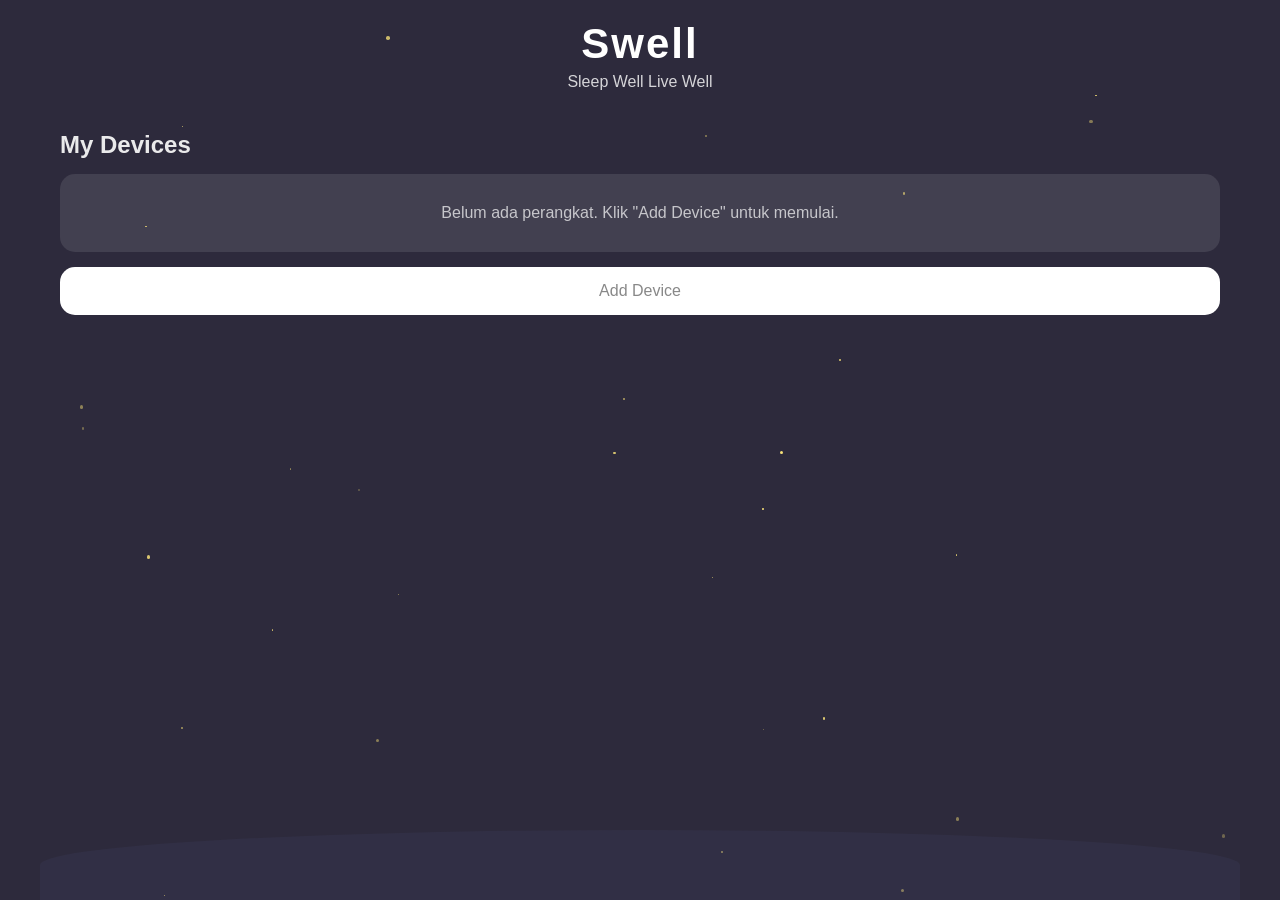
<file: data/index.html>
<!DOCTYPE html>
<html lang="en">

<head>
    <meta charset="UTF-8">
    <meta name="viewport" content="width=device-width, initial-scale=1.0">
    <title>SWELL Smart Lamp</title>
    <script>
        // Redirect to our actual homepage
        window.location.href = 'swell-homepage.html';
    </script>
</head>

<body>
    <p>Redirecting to SWELL app...</p>
</body>

</html>
</file>
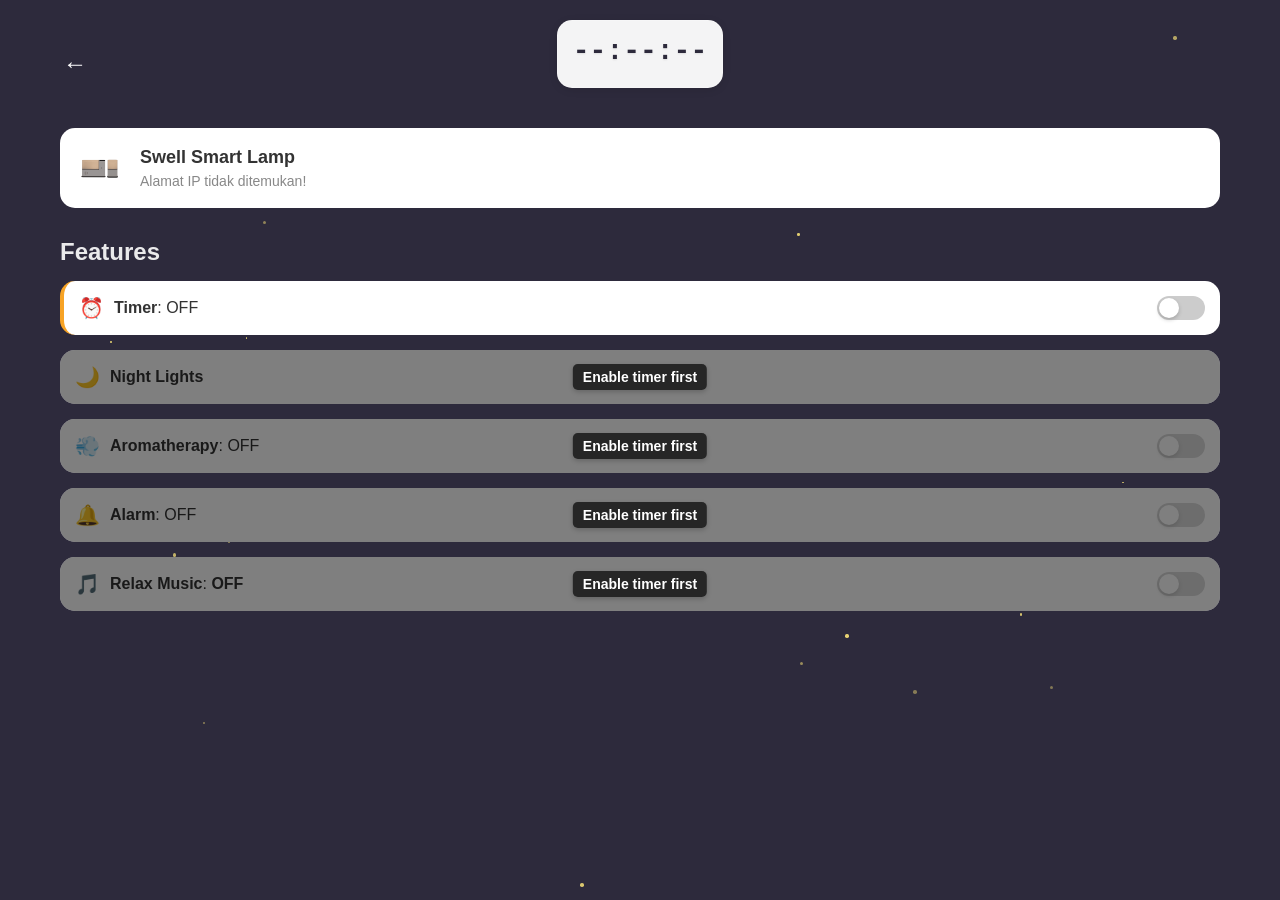
<file: data/swell-device-detail.html>
<!DOCTYPE html>
<html lang="en">

<head>
    <meta charset="UTF-8">
    <meta name="viewport"
        content="width=device-width, initial-scale=1.0, maximum-scale=1.0, user-scalable=no, viewport-fit=cover">
    <title>Swell - Device Detail</title>
    <link rel="stylesheet" href="swell-styles.css">
</head>

<body>
    <!-- Device Detail Page -->
    <div class="container" id="detail-page">
        <div class="stars" id="stars"></div>

        <!-- Header with back button, RTC time, and spacer for alignment -->
        <div class="detail-header">
            <a href="swell-homepage.html" class="back-link">
                <div class="back-button">←</div>
            </a>

            <!-- Compact RTC Time Display -->
            <div class="rtc-time-display">
                <div class="rtc-time-value" id="rtc-time-value">--:--:--</div>
            </div>

            <!-- Spacer for alignment -->
            <div class="detail-header-spacer"></div>
        </div>

        <div class="device-card">
            <div class="device-icon">
                <img src="logo.png" alt="Lamp" class="device-img">
            </div>
            <div class="device-info">
                <div class="device-name">This device is Off</div>
                <div class="device-status">Not connected</div>
            </div>
        </div>

        <div class="feature-section">
            <h2 class="feature-title">Features</h2>

            <!-- Timer Feature Card - Must be configured first -->
            <div class="feature-card collapsible primary-feature" id="timer-card">
                <div class="feature-left">
                    <div class="feature-icon">⏰</div>
                    <div><span class="bold">Timer</span>: <span id="timer-status">OFF</span></div>
                </div>
                <div class="toggle" id="timer-toggle">
                    <div class="toggle-slider"></div>
                </div>
            </div>

            <!-- Timer expanded controls -->
            <div class="expanded-controls" id="timer-controls">
                <div class="timer-notification">
                </div>
                <div class="control-group">
                    <div class="timer-controls">
                        <div class="time-input-group">
                            <label for="start-time">Start Time:</label>
                            <input type="time" id="start-time" class="time-input" value="22:00">
                        </div>
                        <div class="time-input-group">
                            <label for="end-time">End Time:</label>
                            <input type="time" id="end-time" class="time-input" value="06:00">
                        </div>
                    </div>
                </div>

                <!-- Timer Confirm Button -->
                <div class="confirm-button-wrapper">
                    <button id="timer-confirm-button" class="confirm-button">Konfirmasi Timer</button>
                </div>

                <!-- RTC Calibration Section -->
                <div class="rtc-calibration-section">
                    <div class="rtc-sync-info">
                        <div class="control-label">🕐 RTC Calibration</div>
                        <div class="rtc-comparison">
                            <div class="time-comparison-row">
                                <span class="time-label">Browser Time:</span>
                                <span class="time-value" id="browser-time">--:--:--</span>
                            </div>
                            <div class="time-comparison-row">
                                <span class="time-label">RTC Time:</span>
                                <span class="time-value" id="rtc-time-comparison">--:--:--</span>
                            </div>
                        </div>
                    </div>
                    <div class="confirm-button-wrapper">
                        <button id="rtc-calibrate-button" class="calibrate-button">
                            Calibrate RTC
                        </button>
                    </div>
                    <div class="rtc-calibration-status" id="rtc-calibration-status">
                        <div class="calibration-message" id="calibration-message"></div>
                    </div>
                </div>
            </div>

            <!-- Night Lights Feature Card -->
            <div class="feature-card collapsible feature-dependent" id="light-card">
                <div class="feature-left">
                    <div class="feature-icon">🌙</div>
                    <div><span class="bold">Night Lights</span><br></div>
                </div>
                <div class="dependency-notice">Enable timer first</div>
            </div>
            <!-- Expanded light controls -->
            <div class="expanded-controls" id="light-controls">
                <div class="control-group">
                    <label for="intensity-slider" class="control-label">Yellow Light Intensity:</label>
                    <div class="volume-control-wrapper">
                        <input type="range" id="intensity-slider" min="0" max="100" value="50" step="10"
                            class="volume-slider">
                        <span class="intensity-value">50%</span>
                    </div>
                </div>
                <div class="slider-steps">
                    <span class="step-label">0%</span>
                    <span class="step-label">20%</span>
                    <span class="step-label">40%</span>
                    <span class="step-label">60%</span>
                    <span class="step-label">80%</span>
                    <span class="step-label">100%</span>
                </div>
            </div>

            <!-- ⭐ FIXED: Aromatherapy Feature Card dengan status yang menunjukkan user setting vs execution -->
            <div class="feature-card feature-dependent">
                <div class="feature-left">
                    <div class="feature-icon">💨</div>
                    <div>
                        <span class="bold">Aromatherapy</span>: <span id="aroma-status">OFF</span><br>
                    </div>
                </div>
                <div class="toggle dependent-disabled" id="aroma-toggle">
                    <div class="toggle-slider"></div>
                </div>
                <div class="dependency-notice">Enable timer first</div>
            </div>

            <!-- ⭐ FIXED: Alarm Feature Card dengan status yang menunjukkan user setting -->
            <div class="feature-card feature-dependent">
                <div class="feature-left">
                    <div class="feature-icon">🔔</div>
                    <div>
                        <span class="bold">Alarm</span>: <span id="alarm-status">OFF</span><br>
                    </div>
                </div>
                <div class="toggle dependent-disabled" id="alarm-toggle">
                    <div class="toggle-slider"></div>
                </div>
                <div class="dependency-notice">Enable timer first</div>
            </div>

            <!-- ⭐ FIXED: Relax Music Feature Card dengan status yang menunjukkan user setting vs execution -->
            <div class="feature-card collapsible feature-dependent" id="music-card">
                <div class="feature-left">
                    <div class="feature-icon">🎵</div>
                    <div>
                        <span class="bold">Relax Music</span>: <span id="music-status">OFF</span><br>
                    </div>
                </div>
                <div class="toggle dependent-disabled" id="music-toggle">
                    <div class="toggle-slider"></div>
                </div>
                <div class="dependency-notice">Enable timer first</div>
            </div>

            <!-- Expanded music controls -->
            <div class="expanded-controls" id="music-controls">
                <div class="control-group">
                    <label for="song-select" class="control-label">Select Nature Sound:</label>
                    <select id="song-select" class="song-dropdown">
                        <option value="1">AYAT KURSI</option>
                        <option value="2">FAN</option>
                        <option value="3">FROG</option>
                        <option value="4">OCEAN WAVES</option>
                        <option value="6">RAINDROP</option>
                        <option value="7">RIVER</option>
                        <option value="8">VACUUM CLEANER</option>
                    </select>
                </div>

                <div class="control-group">
                    <label for="volume-slider" class="control-label">Volume:</label>
                    <div class="volume-control-wrapper">
                        <input type="range" id="volume-slider" min="0" max="100" value="50" step="10"
                            class="volume-slider">
                        <span class="volume-value">50%</span>
                    </div>
                </div>
                <!-- Volume step indicators -->
                <div class="slider-steps">
                    <span class="step-label">0%</span>
                    <span class="step-label">20%</span>
                    <span class="step-label">40%</span>
                    <span class="step-label">60%</span>
                    <span class="step-label">80%</span>
                    <span class="step-label">100%</span>
                </div>
            </div>
        </div>
    </div>

    <!-- ⭐ FIXED: Real device functionality dengan user settings separation -->
    <script src="swell-script.js"></script>
    <script>
        document.addEventListener('DOMContentLoaded', function () {
            if (document.getElementById('detail-page')) {
            }
        });
    </script>
</body>

</html>
</file>
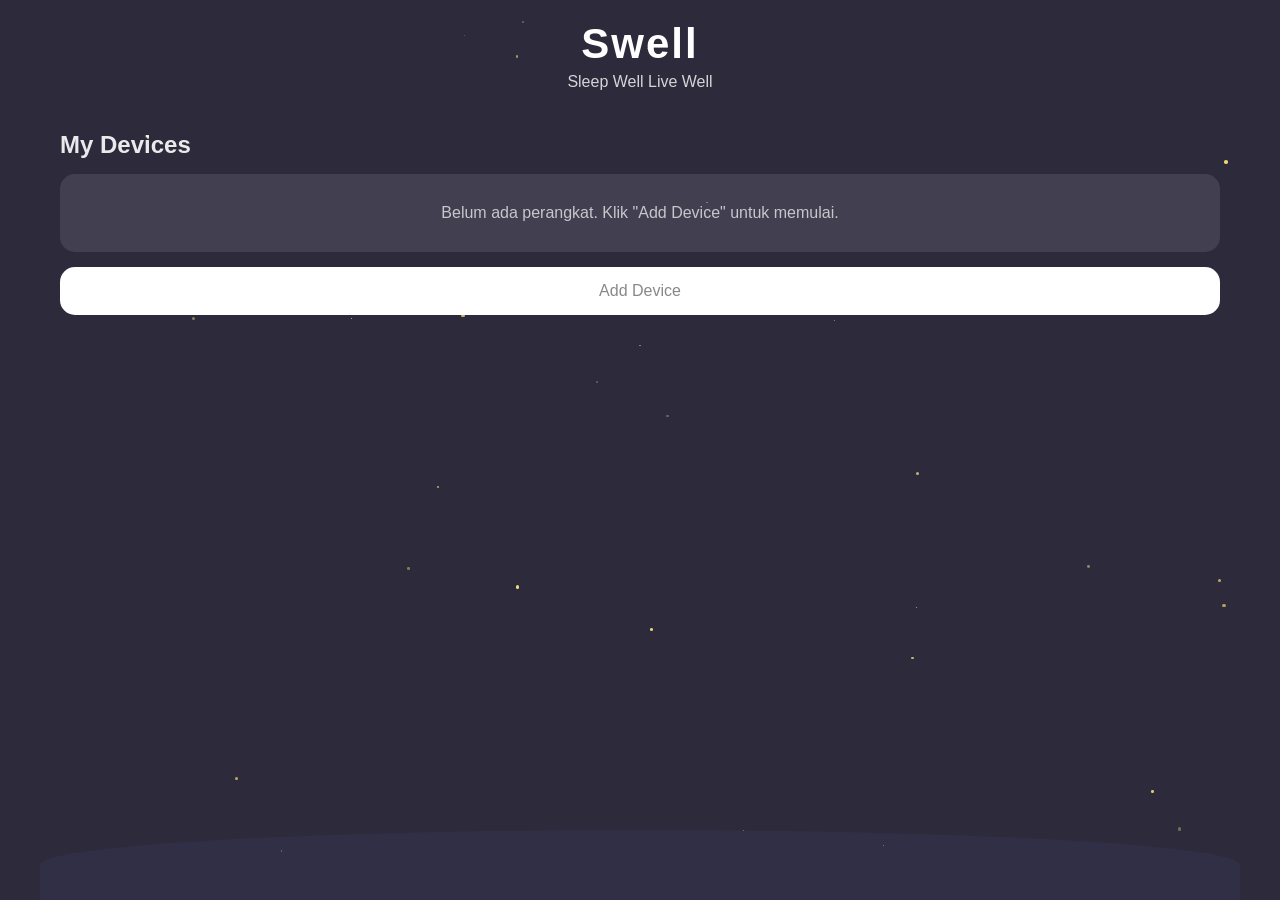
<file: data/swell-homepage.html>
<!DOCTYPE html>
<html lang="en">

<head>
    <meta charset="UTF-8">
    <meta name="viewport"
        content="width=device-width, initial-scale=1.0, maximum-scale=1.0, user-scalable=no, viewport-fit=cover">
    <title>Swell - Sleep Well Live Well</title>
    <!-- ⭐ FIXED: Changed from css/swell-styles.css to swell-styles.css -->
    <link rel="stylesheet" href="swell-styles.css">
</head>

<body>
    <!-- Home Page -->
    <div class="container" id="home-page">
        <div class="stars" id="stars"></div>

        <div class="header">
            <div class="logo">Swell</div>
            <div class="tagline">Sleep Well Live Well</div>
        </div>

        <h2 class="section-title">My Devices</h2>

        <!-- Device list container with wrapper for proper width control -->
        <div id="device-list" class="device-list">
            <div class="no-devices">No devices connected</div>
        </div>

        <!-- Add Device button opens the connection modal -->
        <div class="add-button" id="add-device-btn">Add Device</div>

        <!-- Connection modal (initially hidden) -->
        <div class="connection-modal" id="connection-modal">
            <div class="modal-content">
                <div class="modal-header">
                    <h3>Connect to Device</h3>
                    <span class="close-modal">&times;</span>
                </div>
                <div class="modal-body">
                    <p>Make sure your Swell device is powered on and in pairing mode.</p>
                    <div class="scanning-animation">
                        <div class="scanning-circle"></div>
                        <p>Scanning for devices...</p>
                    </div>
                    <div class="discovered-devices" id="discovered-devices">
                        <!-- Dynamically populated with discovered devices -->
                    </div>
                </div>
            </div>
        </div>

        <div class="clouds"></div>
    </div>

    <script src="swell-script.js"></script>
</body>

</html>
</file>
<file: data/swell-styles.css>
* {
    margin: 0;
    padding: 0;
    box-sizing: border-box;
    font-family: 'Segoe UI', Tahoma, Geneva, Verdana, sans-serif;
}

body {
    background-color: #2d2a3c;
    color: white;
    position: relative;
    height: 100vh;
    overflow: hidden;
    max-width: 100%;
    overflow-x: hidden;
}

.container {
    width: 100%;
    margin: 0 auto;
    padding: 20px;
    position: relative;
    height: 100vh;
    overflow-y: auto;
    overflow-x: hidden;
    max-width: 1200px;
}

/* Star Background */
.stars {
    position: absolute;
    top: 0;
    left: 0;
    width: 100%;
    height: 100%;
    pointer-events: none;
    z-index: 0;
}

.star {
    position: absolute;
    background-color: #f8e278;
    border-radius: 50%;
}

/* Header Styles */
.header {
    text-align: center;
    margin-bottom: 40px;
    position: relative;
    z-index: 1;
}

.logo {
    font-size: 42px;
    font-weight: bold;
    margin-bottom: 5px;
    letter-spacing: 2px;
}

.tagline {
    font-size: 16px;
    opacity: 0.8;
}

.section-title {
    margin-bottom: 15px;
    opacity: 0.9;
    position: relative;
    z-index: 1;
}

/* RTC Time Display */
.rtc-time-display {
    background-color: rgba(255, 255, 255, 0.95);
    border-radius: 15px;
    padding: 15px;
    margin-bottom: 20px;
    text-align: center;
    color: #333;
    position: relative;
    z-index: 1;
    box-shadow: 0 2px 8px rgba(0, 0, 0, 0.1);
    backdrop-filter: blur(10px);
    border: 1px solid rgba(255, 255, 255, 0.2);
}

.rtc-time-label {
    font-size: 14px;
    color: #666;
    margin-bottom: 5px;
    font-weight: 500;
    text-transform: uppercase;
    letter-spacing: 0.5px;
}

.rtc-time-value {
    font-size: 28px;
    font-weight: bold;
    color: #2d2a3c;
    font-family: 'Courier New', monospace;
    margin-bottom: 5px;
    text-shadow: 0 1px 2px rgba(0, 0, 0, 0.1);
}

.rtc-date-value {
    font-size: 16px;
    color: #666;
    font-family: 'Courier New', monospace;
    font-weight: 500;
}

/* Links & Navigation */
.device-link,
.back-link {
    text-decoration: none;
    color: inherit;
    display: block;
}

/* Device Card Styles */
.device-card {
    background-color: white;
    border-radius: 15px;
    padding: 15px;
    margin-bottom: 15px;
    display: flex;
    align-items: center;
    color: #333;
    position: relative;
    z-index: 1;
    cursor: pointer;
    transition: transform 0.2s, box-shadow 0.2s;
}

.device-card.connected {
    border-left: 4px solid #4cd964;
}

.device-card.disconnected {
    border-left: 4px solid #ff3b30;
}

.device-card:hover {
    transform: translateY(-2px);
    box-shadow: 0 4px 8px rgba(0, 0, 0, 0.2);
}

.device-icon {
    width: 50px;
    height: 50px;
    margin-right: 15px;
    position: relative;
    display: flex;
    align-items: center;
    justify-content: center;
}

.device-img {
    max-width: 100%;
    max-height: 100%;
}

.device-info {
    flex-grow: 1;
}

.device-name {
    font-weight: bold;
    font-size: 18px;
    margin-bottom: 5px;
}

.device-status {
    font-size: 14px;
    color: #888;
}

.device-type {
    font-size: 12px;
    color: #999;
    margin-bottom: 2px;
}

/* Add Device Button */
.add-button {
    background-color: white;
    border-radius: 15px;
    padding: 15px;
    text-align: center;
    color: #888;
    font-size: 16px;
    margin-bottom: 15px;
    cursor: pointer;
    position: relative;
    z-index: 1;
    transition: transform 0.2s, box-shadow 0.2s;
    width: 100%;
}

.add-button:hover {
    transform: translateY(-2px);
    box-shadow: 0 4px 8px rgba(0, 0, 0, 0.2);
}

/* Background Elements */
.clouds {
    position: absolute;
    bottom: 0;
    left: 0;
    width: 100%;
    height: 70px;
    background-color: rgba(60, 60, 90, 0.3);
    border-top-left-radius: 50%;
    border-top-right-radius: 50%;
    z-index: 1;
}

.detail-header {
    display: flex;
    align-items: center;
    justify-content: space-between;
    margin-bottom: 20px;
    position: relative;
    z-index: 1;
}

.back-button {
    font-size: 24px;
    cursor: pointer;
    width: 30px;
    height: 30px;
    display: flex;
    align-items: center;
    justify-content: center;
    transition: transform 0.2s;
    flex-shrink: 0;
}

.back-button:hover {
    transform: translateX(-3px);
}

.detail-header-spacer {
    width: 30px;
    flex-shrink: 0;
}

.feature-section {
    margin-top: 30px;
    position: relative;
    z-index: 1;
}

.feature-title {
    margin-bottom: 15px;
    opacity: 0.9;
}

/* Feature Cards */
.feature-card {
    background-color: white;
    border-radius: 15px;
    padding: 15px;
    margin-bottom: 15px;
    display: flex;
    align-items: center;
    justify-content: space-between;
    color: #333;
}

.feature-left {
    display: flex;
    align-items: center;
}

.feature-icon {
    margin-right: 10px;
    font-size: 20px;
    color: #f7a325;
}

/* Toggle Switch */
.toggle {
    width: 48px;
    height: 24px;
    background-color: #ccc;
    border-radius: 24px;
    position: relative;
    cursor: pointer;
    transition: background-color 0.3s;
    display: flex;
    align-items: center;
    padding: 2px;
}

.toggle-slider {
    width: 20px;
    height: 20px;
    background-color: white;
    border-radius: 50%;
    position: absolute;
    top: 50%;
    left: 2px;
    transform: translateY(-50%);
    transition: all 0.3s ease;
    box-shadow: 0 2px 4px rgba(0, 0, 0, 0.2);
}

.toggle.active {
    background-color: #4cd964;
}

.toggle.active .toggle-slider {
    transform: translateX(24px) translateY(-50%);
}

/* Disabled controls */
.toggle.disabled,
input:disabled,
select:disabled {
    opacity: 0.5;
    cursor: not-allowed;
}

.bold {
    font-weight: bold;
}

/* Expandable Controls */
.expanded-controls {
    background-color: #f8f8f8;
    border-radius: 0 0 15px 15px;
    padding: 0;
    max-height: 0;
    overflow: hidden;
    margin-top: -15px;
    margin-bottom: 15px;
    transition: all 0.3s ease;
    opacity: 0;
    z-index: 1;
}

.expanded-controls.expanded {
    padding: 15px;
    max-height: 750px;
    /* ⭐ INCREASED to accommodate RTC calibration section */
    opacity: 1;
}

.feature-card.collapsible {
    position: relative;
    z-index: 2;
}

.feature-card.expanded {
    border-bottom-left-radius: 0;
    border-bottom-right-radius: 0;
    margin-bottom: 0;
}

/* Form Controls */
.control-group {
    margin-bottom: 15px;
    display: flex;
    flex-direction: column;
}

.control-group:last-child {
    margin-bottom: 0;
}

.control-label {
    display: block;
    font-weight: bold;
    margin-bottom: 5px;
    color: #333;
}

.song-dropdown {
    width: 100%;
    padding: 10px 12px;
    border-radius: 8px;
    border: 2px solid #ddd;
    background-color: white;
    color: #333;
    font-size: 14px;
    font-weight: 500;
    transition: border-color 0.3s ease, box-shadow 0.3s ease;
}

.song-dropdown:focus {
    outline: none;
    border-color: #4cd964;
    box-shadow: 0 0 0 3px rgba(76, 217, 100, 0.1);
}

.song-dropdown:hover {
    border-color: #4cd964;
}

/* Volume/Intensity Controls */
.volume-control-wrapper {
    display: flex;
    align-items: center;
    gap: 10px;
    width: 100%;
}

.volume-slider {
    flex: 1;
}

.volume-value,
.intensity-value {
    width: 40px;
    text-align: right;
    color: #666;
    flex-shrink: 0;
}

/* Timer Controls */
.timer-controls {
    display: flex;
    justify-content: space-between;
    gap: 15px;
}

.time-input-group {
    flex: 1;
}

.time-input-group label {
    display: block;
    margin-bottom: 5px;
    font-size: 14px;
    color: #666;
}

.time-input {
    width: 100%;
    padding: 8px;
    border-radius: 8px;
    border: 1px solid #ddd;
    background-color: white;
    color: #333;
}

/* Device Connection */
.no-devices {
    background-color: rgba(255, 255, 255, 0.1);
    border-radius: 15px;
    padding: 30px;
    text-align: center;
    color: rgba(255, 255, 255, 0.7);
    margin-bottom: 15px;
    width: 100%;
}

.no-devices-found,
.error-message,
.scanning-message {
    padding: 15px;
    text-align: center;
    background-color: rgba(255, 255, 255, 0.1);
    border-radius: 8px;
    margin-top: 15px;
}

.error-message {
    color: #ff5a5a;
}

/* Connection Modal */
.connection-modal {
    display: none;
    position: fixed;
    top: 0;
    left: 0;
    width: 100%;
    height: 100%;
    background-color: rgba(0, 0, 0, 0.7);
    z-index: 100;
    align-items: center;
    justify-content: center;
}

.connection-modal.active {
    display: flex;
}

.modal-content {
    background-color: #1e1e2f;
    border-radius: 15px;
    width: 90%;
    max-width: 350px;
    box-shadow: 0 5px 15px rgba(0, 0, 0, 0.3);
}

.modal-header {
    padding: 15px;
    display: flex;
    justify-content: space-between;
    align-items: center;
    border-bottom: 1px solid rgba(255, 255, 255, 0.1);
}

.modal-header h3 {
    margin: 0;
}

.close-modal {
    font-size: 24px;
    cursor: pointer;
    color: rgba(255, 255, 255, 0.7);
}

.modal-body {
    padding: 20px;
}

/* Scanning Animation */
.scanning-animation {
    text-align: center;
    margin: 20px 0;
}

.scanning-circle {
    width: 60px;
    height: 60px;
    border: 4px solid rgba(76, 217, 100, 0.3);
    border-top: 4px solid #4cd964;
    border-radius: 50%;
    margin: 0 auto 15px;
    animation: spin 1.5s linear infinite;
}

@keyframes spin {
    0% {
        transform: rotate(0deg);
    }

    100% {
        transform: rotate(360deg);
    }
}

/* Device Removal */
.device-container {
    width: 100%;
    margin-bottom: 15px;
    position: relative;
}

.remove-device-btn {
    position: absolute;
    top: -8px;
    right: -8px;
    width: 24px;
    height: 24px;
    background-color: #ff3b30;
    color: white;
    border: none;
    border-radius: 50%;
    font-size: 12px;
    font-weight: bold;
    display: flex;
    align-items: center;
    justify-content: center;
    cursor: pointer;
    box-shadow: 0 2px 4px rgba(0, 0, 0, 0.2);
    z-index: 5;
}

.remove-device-btn:hover {
    background-color: #ff1a0e;
}

/* Device List */
.device-list {
    width: 100%;
    display: block;
}

/* Feature Dependencies */
.primary-feature {
    border-left: 4px solid #f7a325;
    transition: border-color 0.3s ease;
}

.primary-feature.timer-confirmed {
    border-left: 4px solid #4cd964;
}

.feature-dependent {
    position: relative;
    transition: all 0.3s ease;
}

.feature-dependent::before {
    content: "";
    position: absolute;
    top: 0;
    left: 0;
    right: 0;
    bottom: 0;
    background-color: rgba(0, 0, 0, 0.5);
    border-radius: 15px;
    z-index: 5;
    transition: opacity 0.3s ease;
}

.dependency-notice {
    position: absolute;
    top: 50%;
    left: 50%;
    transform: translate(-50%, -50%);
    font-size: 14px;
    color: white;
    background-color: rgba(0, 0, 0, 0.7);
    padding: 5px 10px;
    border-radius: 5px;
    z-index: 6;
    white-space: nowrap;
    font-weight: bold;
    pointer-events: none;
    transition: opacity 0.3s ease;
    box-shadow: 0 2px 5px rgba(0, 0, 0, 0.2);
}

.feature-dependent .toggle.dependent-disabled {
    opacity: 0.7;
    cursor: not-allowed;
    pointer-events: none;
}

.feature-card:not(.feature-dependent) .dependency-notice {
    display: none;
}

/* Confirm Button */
.confirm-button-wrapper {
    display: flex;
    justify-content: center;
    margin-top: 10px;
}

.confirm-button {
    background-color: #f7a325;
    color: white;
    border: none;
    padding: 8px 16px;
    border-radius: 5px;
    cursor: pointer;
    font-weight: bold;
    transition: background-color 0.3s;
}

.confirm-button:hover {
    background-color: #e5921c;
}

.confirm-button:disabled {
    background-color: #cccccc;
    cursor: not-allowed;
}

.confirm-button.confirmed {
    background-color: #4cd964;
}

/* RTC Calibration Section */
.rtc-calibration-section {
    margin-top: 20px;
    padding-top: 20px;
    border-top: 2px solid #e0e0e0;
    background-color: #fafafa;
    border-radius: 8px;
    padding: 20px;
    margin-bottom: 15px;
}

.rtc-sync-info {
    margin-bottom: 15px;
}

.rtc-comparison {
    background-color: white;
    border-radius: 8px;
    padding: 12px;
    margin-top: 8px;
    border: 1px solid #e0e0e0;
    box-shadow: 0 1px 3px rgba(0, 0, 0, 0.1);
}

.time-comparison-row {
    display: flex;
    justify-content: space-between;
    align-items: center;
    margin-bottom: 8px;
    padding: 4px 0;
}

.time-comparison-row:last-child {
    margin-bottom: 0;
}

.time-label {
    font-size: 13px;
    color: #555;
    font-weight: 600;
    min-width: 100px;
}

.time-value {
    font-family: 'Courier New', monospace;
    font-size: 15px;
    font-weight: bold;
    color: #2d2a3c;
    background-color: #f5f5f5;
    padding: 4px 8px;
    border-radius: 4px;
    border: 1px solid #ddd;
    min-width: 80px;
    text-align: center;
    box-shadow: inset 0 1px 2px rgba(0, 0, 0, 0.1);
}

.calibrate-button {
    background: linear-gradient(135deg, #4cd964, #3db854);
    color: white;
    border: none;
    padding: 12px 20px;
    border-radius: 8px;
    cursor: pointer;
    font-weight: bold;
    transition: all 0.3s ease;
    font-size: 14px;
    display: flex;
    align-items: center;
    justify-content: center;
    gap: 8px;
    box-shadow: 0 2px 4px rgba(76, 217, 100, 0.3);
    text-transform: uppercase;
    letter-spacing: 0.5px;
}

.calibrate-button:hover {
    background: linear-gradient(135deg, #3db854, #2ea043);
    transform: translateY(-1px);
    box-shadow: 0 4px 8px rgba(76, 217, 100, 0.4);
}

.calibrate-button:active {
    transform: translateY(0);
}

.calibrate-button:disabled {
    background: #cccccc;
    cursor: not-allowed;
    transform: none;
    box-shadow: none;
}

.rtc-calibration-status {
    margin-top: 15px;
    text-align: center;
}

.calibration-message {
    font-size: 13px;
    font-weight: 600;
    min-height: 20px;
    transition: color 0.3s ease;
    padding: 8px;
    border-radius: 4px;
    background-color: rgba(255, 255, 255, 0.8);
}

/* Timer & Light Notifications */
.timer-notification {
    padding: 10px;
    margin-bottom: 10px;
    background-color: rgba(247, 163, 37, 0.1);
    border-left: 3px solid #f7a325;
    color: #333;
    border-radius: 5px;
}

.light-info-notice {
    background-color: rgba(247, 163, 37, 0.1);
    border-left: 3px solid #f7a325;
    padding: 8px 12px;
    margin-bottom: 15px;
    border-radius: 5px;
}

.light-info-notice p {
    margin: 4px 0;
    font-size: 13px;
    color: #333;
}

.light-info-notice strong {
    font-weight: bold;
}

/* Music Info Notice Styling */
.music-info-notice {
    background-color: rgba(76, 217, 100, 0.1);
    border-left: 3px solid #4cd964;
    padding: 8px 12px;
    margin-bottom: 15px;
    border-radius: 5px;
}

.music-info-notice p {
    margin: 4px 0;
    font-size: 13px;
    color: #333;
}

.music-info-notice strong {
    font-weight: bold;
    color: #2d7a3d;
}

/* Light Card Styling */
#light-card:not(.feature-dependent) {
    border-left: 4px solid #f7a325;
    background: linear-gradient(45deg, #ffffff, #fefefe);
}

#light-card:not(.feature-dependent) .feature-icon {
    color: #f7a325;
}

/* Music Card Special Styling for NO REPEAT mode */
#music-card:not(.feature-dependent) {
    border-left: 4px solid #4cd964;
}

#music-card:not(.feature-dependent) .feature-icon {
    color: #4cd964;
}

/* Special styling for status text */
#music-status {
    font-weight: bold;
}

#music-status:after {
    content: "";
    display: inline-block;
    width: 8px;
    height: 8px;
    background-color: #4cd964;
    border-radius: 50%;
    margin-left: 5px;
    opacity: 0;
    transition: opacity 0.3s ease;
}

.toggle.active+* #music-status:after,
#music-card .toggle.active~* #music-status:after {
    opacity: 1;
}

/* Slider Steps */
.slider-steps {
    display: flex;
    justify-content: space-between;
    margin-top: 5px;
    padding: 0 10px;
}

.step-label {
    font-size: 10px;
    color: #999;
    user-select: none;
}

/* Range Slider Styling */
input[type="range"] {
    -webkit-appearance: none;
    appearance: none;
    width: 100%;
    background: transparent;
}

input[type="range"]::-webkit-slider-thumb {
    -webkit-appearance: none;
    appearance: none;
    height: 20px;
    width: 20px;
    border-radius: 50%;
    background: #4cd964;
    margin-top: -8px;
    cursor: pointer;
}

input[type="range"]::-moz-range-thumb {
    height: 20px;
    width: 20px;
    border-radius: 50%;
    background: #4cd964;
    cursor: pointer;
    border: none;
}

input[type="range"]::-webkit-slider-runnable-track {
    width: 100%;
    height: 4px;
    background: #ccc;
    border-radius: 2px;
}

input[type="range"]::-moz-range-track {
    width: 100%;
    height: 4px;
    background: #ccc;
    border-radius: 2px;
}

/* Aromatherapy info */
.aroma-info-notice {
    background-color: rgba(138, 43, 226, 0.1);
    border-left: 3px solid #8a2be2;
}

/* Media Queries */
@media screen and (max-width: 600px) {
    .container {
        padding: 15px;
    }

    .logo {
        font-size: 32px;
    }

    .tagline {
        font-size: 14px;
    }

    /* RTC Time Display Mobile */
    .rtc-time-display {
        padding: 12px;
        margin-bottom: 15px;
    }

    .rtc-time-value {
        font-size: 24px;
    }

    .rtc-date-value {
        font-size: 14px;
    }

    /* RTC Calibration Mobile */
    .rtc-calibration-section {
        margin-top: 15px;
        padding: 15px;
    }

    .time-comparison-row {
        flex-direction: column;
        align-items: flex-start;
        gap: 4px;
        margin-bottom: 10px;
    }

    .time-label {
        font-size: 12px;
        min-width: auto;
    }

    .time-value {
        font-size: 13px;
        align-self: flex-end;
        min-width: 70px;
    }

    .calibrate-button {
        padding: 10px 15px;
        font-size: 13px;
        width: 100%;
        justify-content: center;
    }

    .calibration-message {
        font-size: 12px;
        padding: 6px;
    }

    .feature-card {
        flex-wrap: wrap;
    }

    .feature-left {
        width: 100%;
        margin-bottom: 8px;
    }

    .toggle {
        margin-left: auto;
        width: 52px;
        height: 28px;
    }

    .expanded-controls.expanded {
        max-height: 800px;
        padding: 15px 10px;
    }

    .time-input,
    .song-dropdown {
        padding: 10px;
    }

    .device-name {
        font-size: 16px;
    }

    .modal-content {
        width: 95%;
        max-width: none;
    }

    .remove-device-btn {
        width: 30px;
        height: 30px;
        font-size: 16px;
    }

    .back-button {
        font-size: 28px;
        width: 40px;
        height: 40px;
    }

    /* Mobile-specific adjustments for info notices */
    .music-info-notice,
    .light-info-notice,
    .timer-notification {
        padding: 6px 10px;
        margin-bottom: 12px;
    }

    .music-info-notice p,
    .light-info-notice p {
        font-size: 12px;
    }
}

/* iPhone Notch Support */
@supports (padding-top: env(safe-area-inset-top)) {
    .container {
        padding-left: max(20px, env(safe-area-inset-left));
        padding-right: max(20px, env(safe-area-inset-right));
        padding-top: max(20px, env(safe-area-inset-top));
        padding-bottom: max(20px, env(safe-area-inset-bottom));
    }
}
</file>
